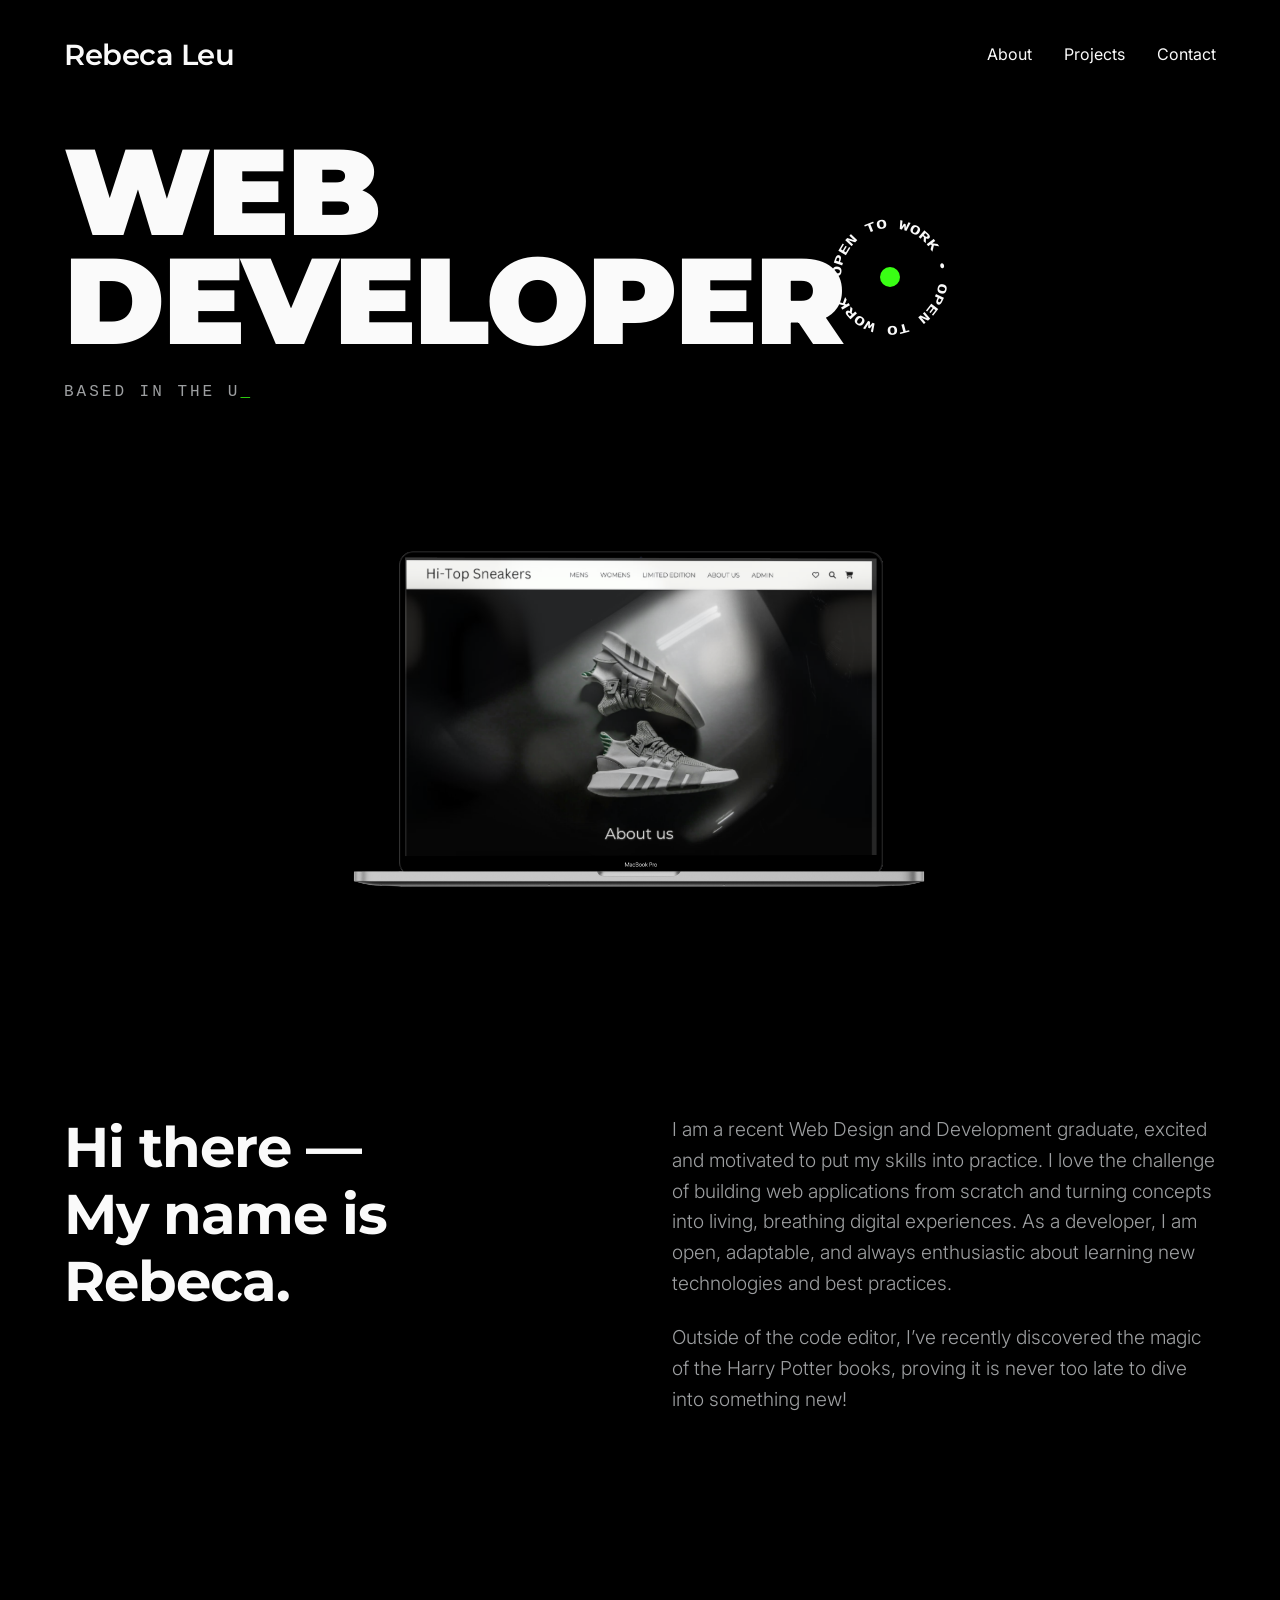
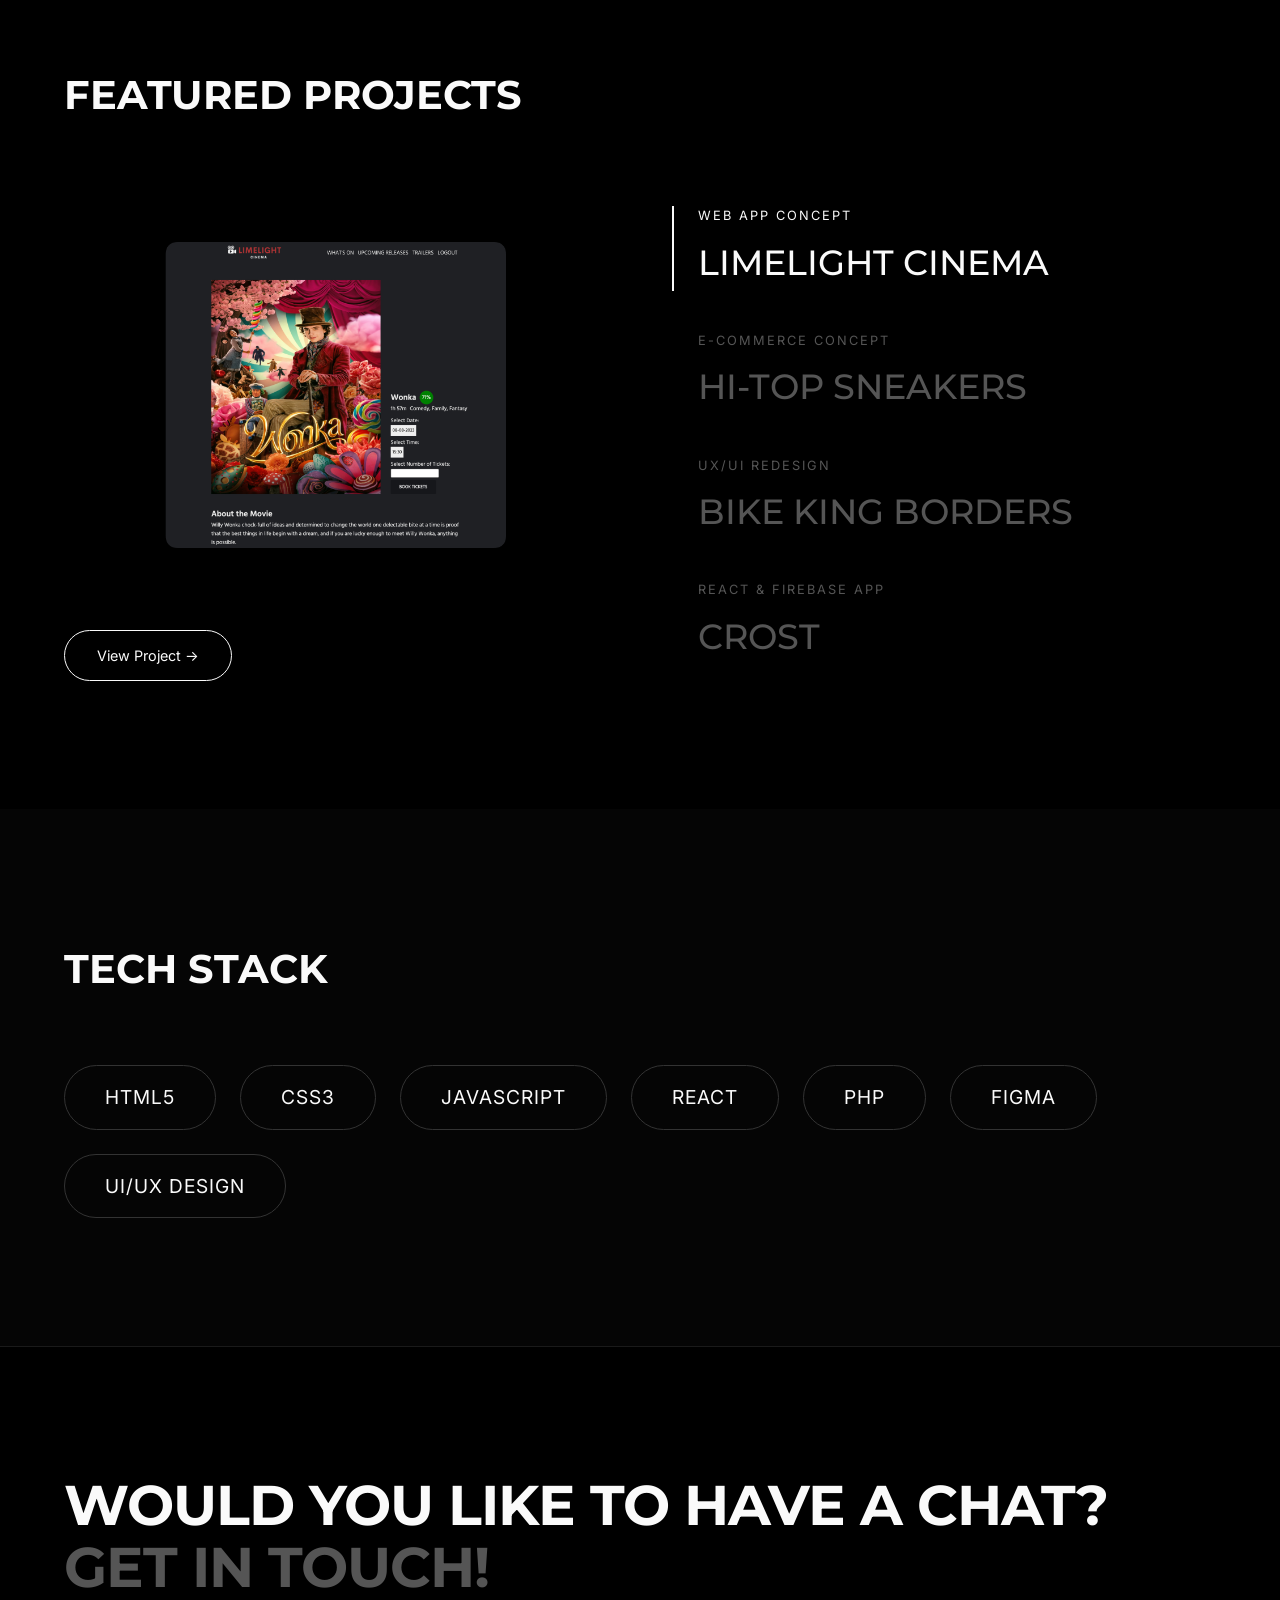
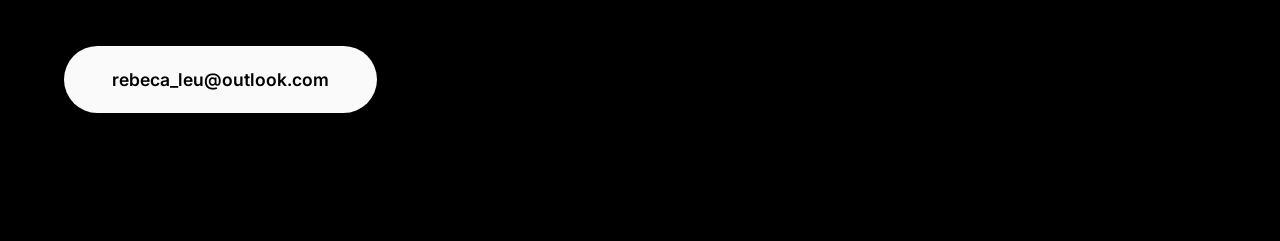
<file: index.html>
<!DOCTYPE html>
<html lang="en">
<head>
    <meta charset="UTF-8">
    <meta name="viewport" content="width=device-width, initial-scale=1.0">
    <title>Rebeca Leu | Web Developer</title>

    <link rel="preconnect" href="https://fonts.googleapis.com">
    <link rel="preconnect" href="https://fonts.gstatic.com" crossorigin>
    <link href="https://fonts.googleapis.com/css2?family=Inter:wght@300;400;600&family=Montserrat:wght@700;900&display=swap" rel="stylesheet">

    <!-- Preload Featured Project Images -->
    <link rel="preload" as="image" href="img/limelight-mockup.png">
    <link rel="preload" as="image" href="img/sneakers-mockup.png">
    <link rel="preload" as="image" href="img/bikeking-mockup2.png">
    <link rel="preload" as="image" href="img/crost-mockup.png">
    
    <link rel="stylesheet" href="style.css">
</head>
<body>
    
    <header>
        <div class="logo">Rebeca Leu</div>

        <div class="menu-toggle" id="mobile-menu">
            ☰
        </div> 

        <nav id="nav-links">
            <a href="#about">About</a>
            <a href="#projects">Projects</a>
            <a href="#contact">Contact</a>
        </nav>
    </header>

<section id="hero">
        <div class="hero-content">
            <h1>WEB<br>DEVELOPER</h1>

            <p class="typewriter-text"><span id="typewriter"></span><span class="cursor">_</span></p>
            
            <div class="badge">
                <div class="dot"></div>
                <svg viewBox="0 0 100 100" width="140" height="140">
                    <defs>
                        <path id="circlePath" d="M 50, 50 m -35, 0 a 35,35 0 1,1 70,0 a 35,35 0 1,1 -70,0" />
                    </defs>
                    <text font-size="9.5" font-family="monospace" fill="#FAFAFA" font-weight="bold">
                        <textPath href="#circlePath" textLength="220" lengthAdjust="spacingAndGlyphs">
                            OPEN TO WORK • OPEN TO WORK • 
                        </textPath>
                    </text>
                </svg>
            </div>
        </div>
    </section>

  <section id="featured-banner">
        <div class="slideshow-container">
            <img src="img/laptop-limelight.png" alt="Limelight Cinema on Laptop" class="slide active">
            <img src="img/laptop-sneakers.png" alt="Hi-Top Sneakers on Laptop" class="slide">
            <img src="img/bikeking-hero.png" alt="Bike King Redesign on Laptop" class="slide">
            <img src="img/laptop-crost.png" alt="Bike King Redesign on Laptop" class="slide">
        </div>
    </section>

<section id="about">
        <div class="about-container">
            <div class="about-heading">
                <h2>Hi there &mdash;<br>My name is Rebeca.</h2>
            </div>
            
            <div class="about-text">
                <p>I am a recent Web Design and Development graduate, excited and motivated to put my skills into practice. I love the challenge of building web applications from scratch and turning concepts into living, breathing digital experiences. As a developer, I am open, adaptable, and always enthusiastic about learning new technologies and best practices.</p>
                
                <p>Outside of the code editor, I’ve recently discovered the magic of the Harry Potter books, proving it is never too late to dive into something new!</p>
            </div>
        </div>
    </section>

<section id="projects">
        <h2 class="section-title">Featured Projects</h2>
        
        <div class="projects-container">
            
            <div class="showcase-visual">
                <div class="image-card-wrapper">
                    <img id="dynamic-project-img" src="img/limelight-mockup.png" alt="Project Preview">
                    <div class="project-action">
                        <a id="dynamic-project-link" href="limelight-project.html" class="view-btn">View Project &rarr;</a>
                    </div>
                </div>
            </div>

            <div class="project-list">
                
                <div class="list-item active" data-image="img/limelight-mockup.png" data-link="limelight-project.html">
                    <span class="item-category">Web App Concept</span>
                    <h3>Limelight Cinema</h3>
                </div>

                <div class="list-item" data-image="img/sneakers-mockup.png" data-link="sneakers-project.html">
                    <span class="item-category">E-Commerce Concept</span>
                    <h3>Hi-Top Sneakers</h3>
                </div>

                <div class="list-item" data-image="img/bikeking-mockup2.png" data-link="bikeking-project.html"> 
                    <span class="item-category">UX/UI Redesign</span>
                    <h3>Bike King Borders</h3>
                </div>

                <div class="list-item" data-image="img/crost-mockup.png" data-link="crost-project.html">
                    <span class="item-category">React & Firebase App</span>
                    <h3>crost</h3>
                </div>

            </div>
        </div>
    </section>

    <section id="skills">
        <h2 class="section-title">Tech Stack</h2>
        
        <div class="skills-container">
            <div class="skill-pill">HTML5</div>
            <div class="skill-pill">CSS3</div>
            <div class="skill-pill">JavaScript</div>
            <div class="skill-pill">React</div>
            <div class="skill-pill">PHP</div>
            <div class="skill-pill">Figma</div>
            <div class="skill-pill">UI/UX Design</div>
        </div>
    </section>

<footer id="contact">
        <div class="contact-container">
            <div class="contact-text">
                <h2>Would you like to have a chat?</h2>
                <h3>Get in touch!</h3>
            </div>
            
            <a href="mailto:hello@rebecaleu.com" class="contact-btn">rebeca_leu@outlook.com</a>
        </div>
    </footer>

    <script src="script.js"></script>
</body>
</html>
</file>
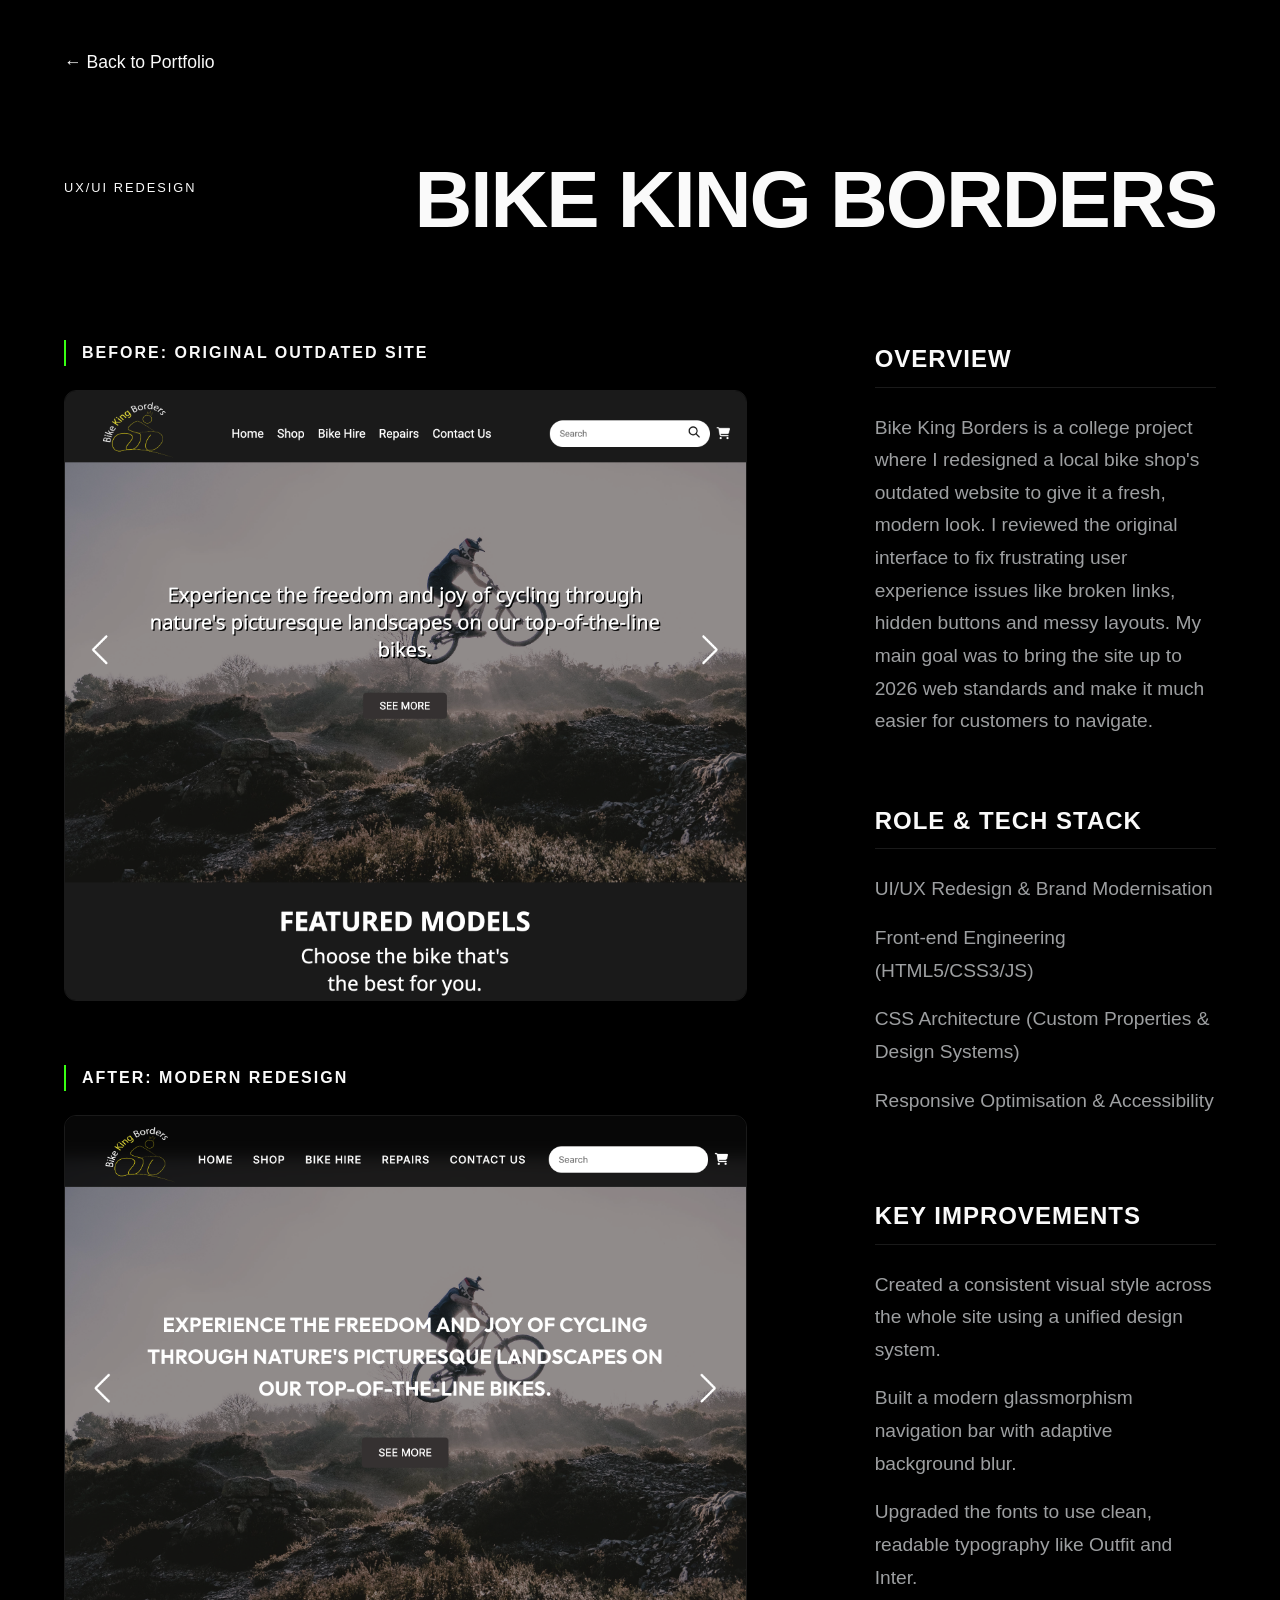
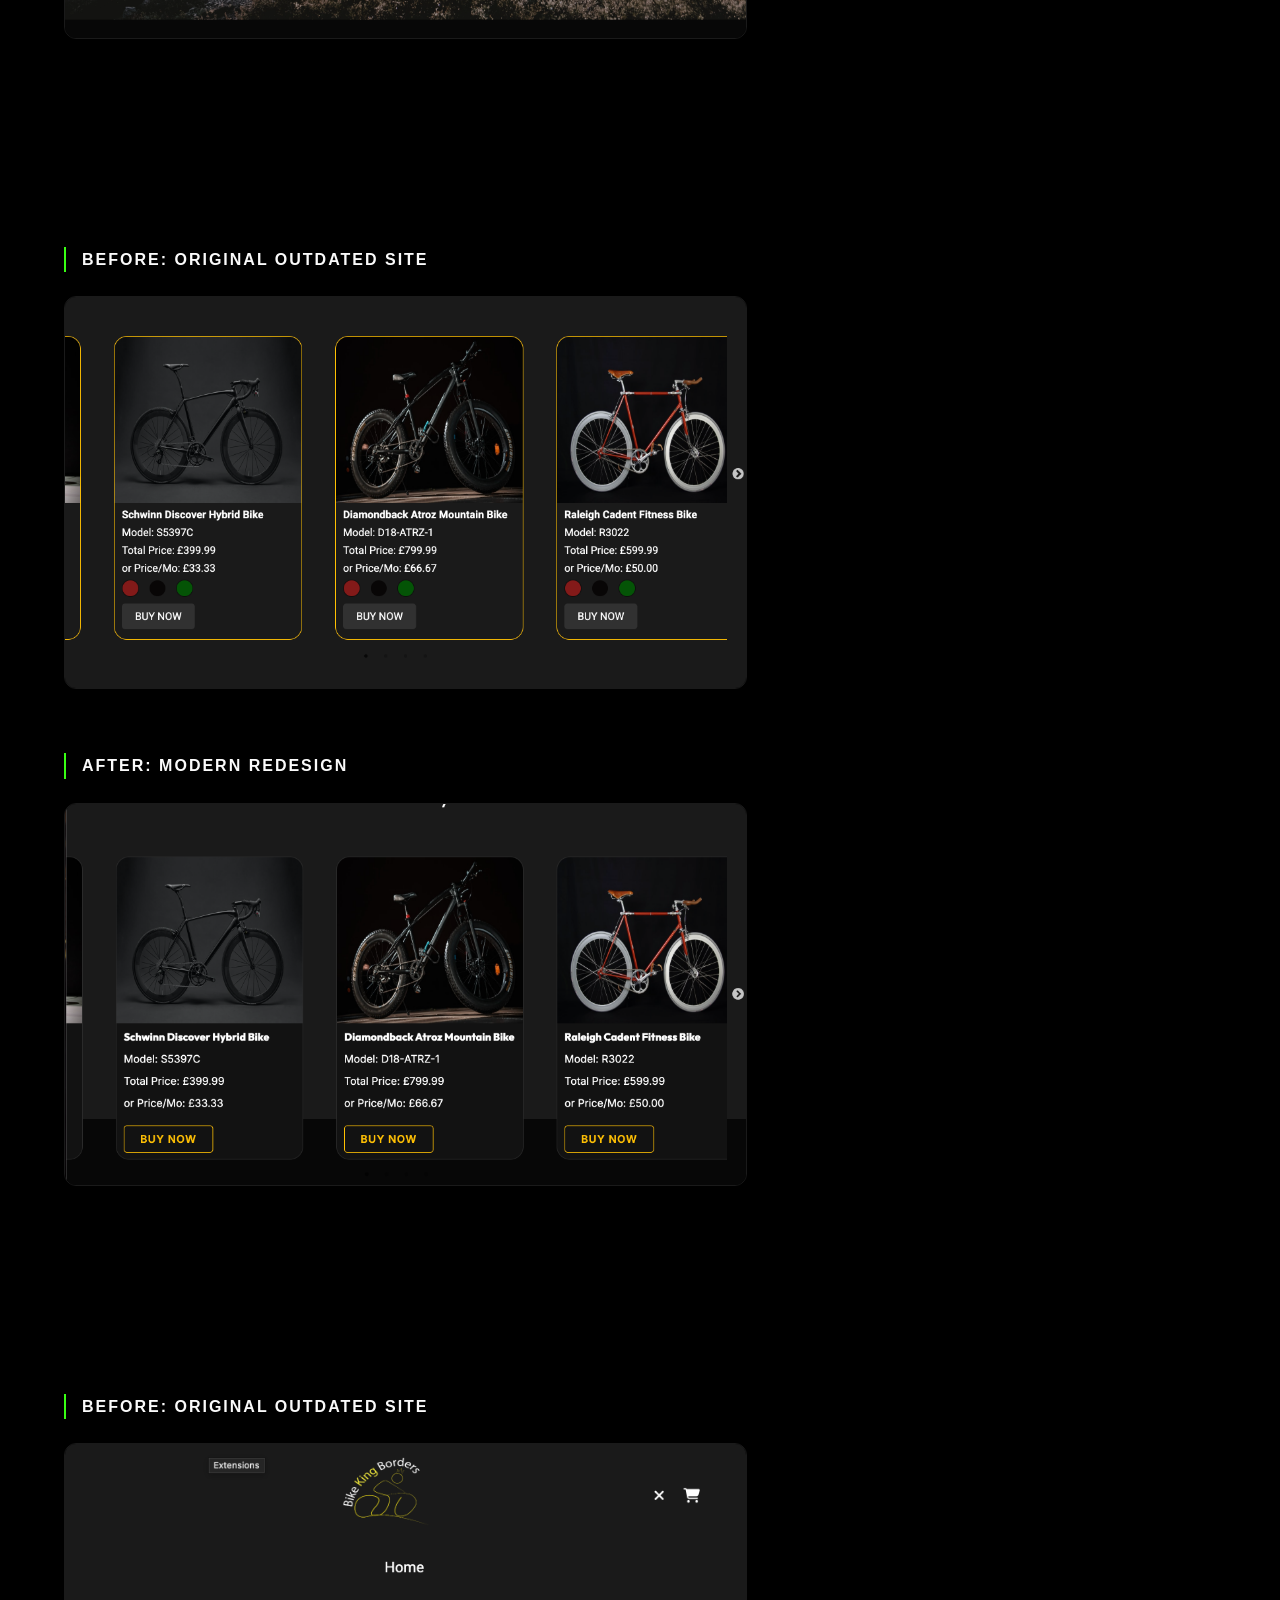
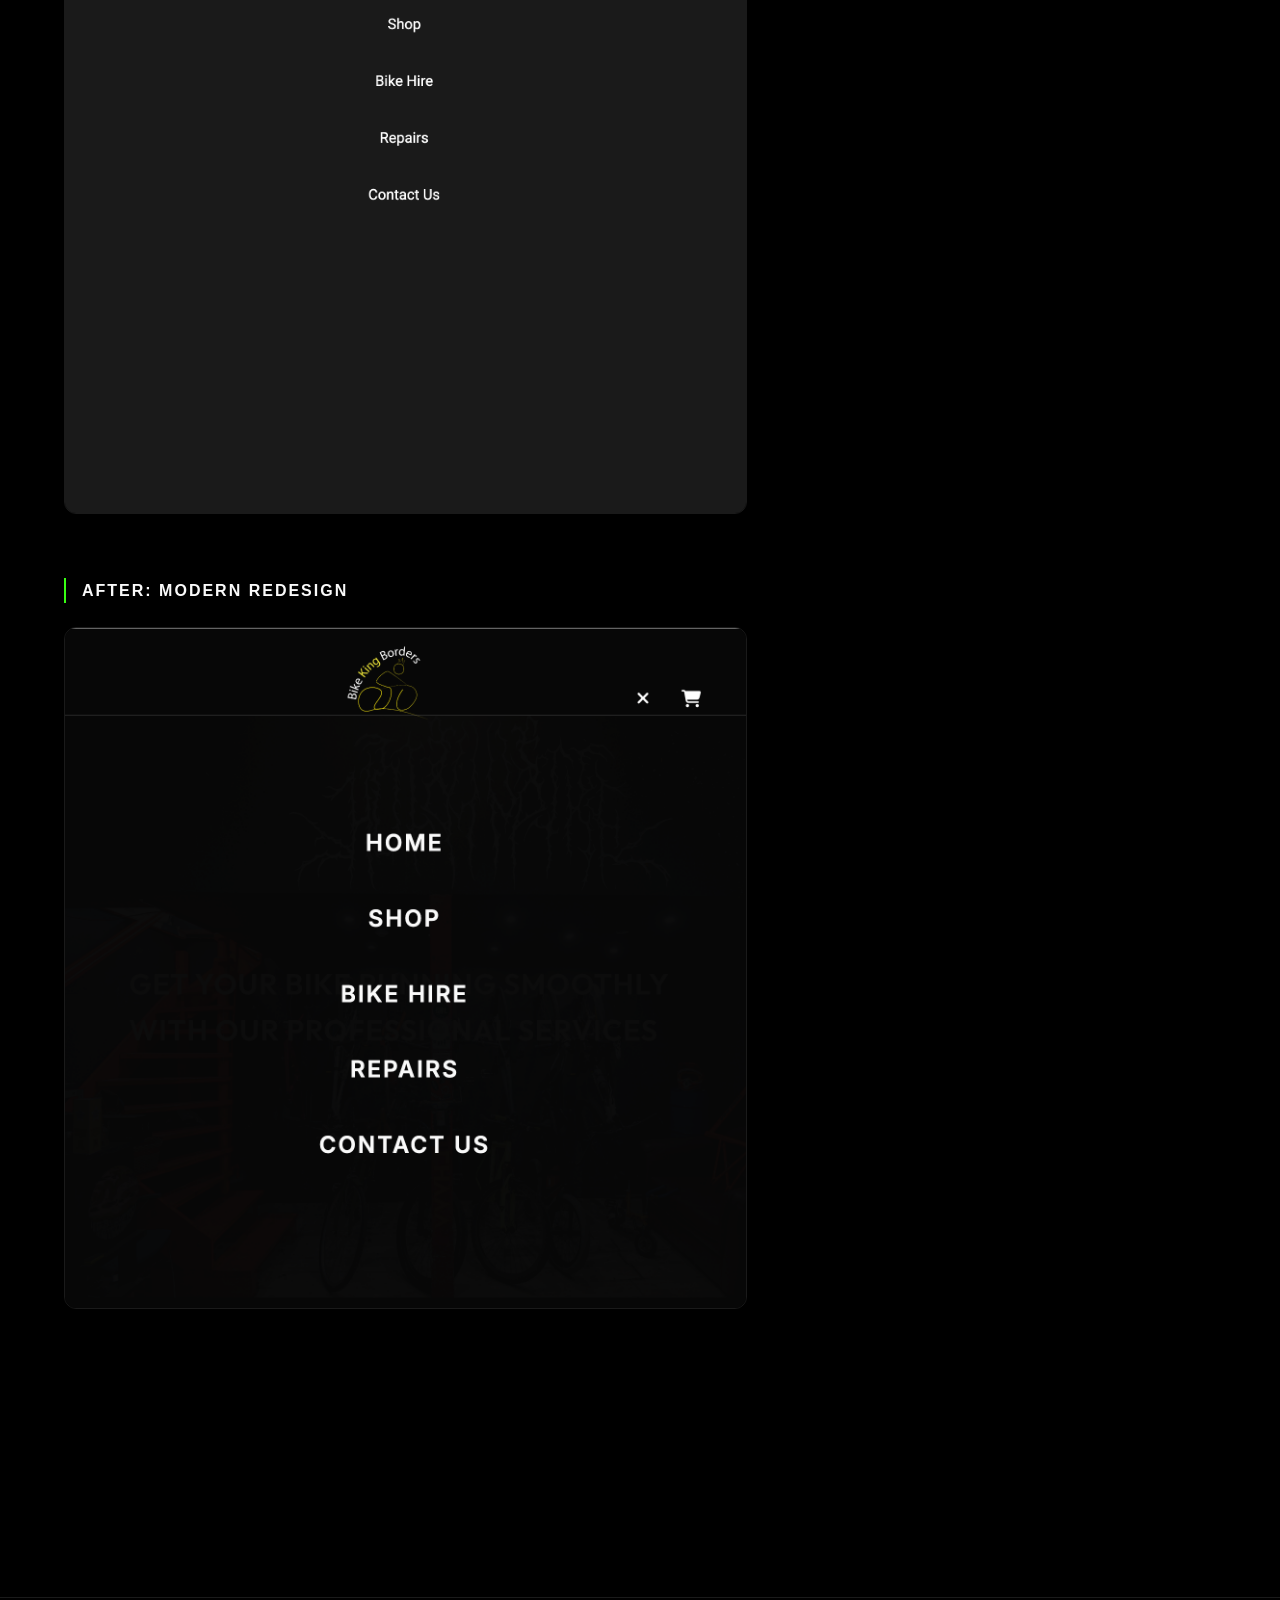
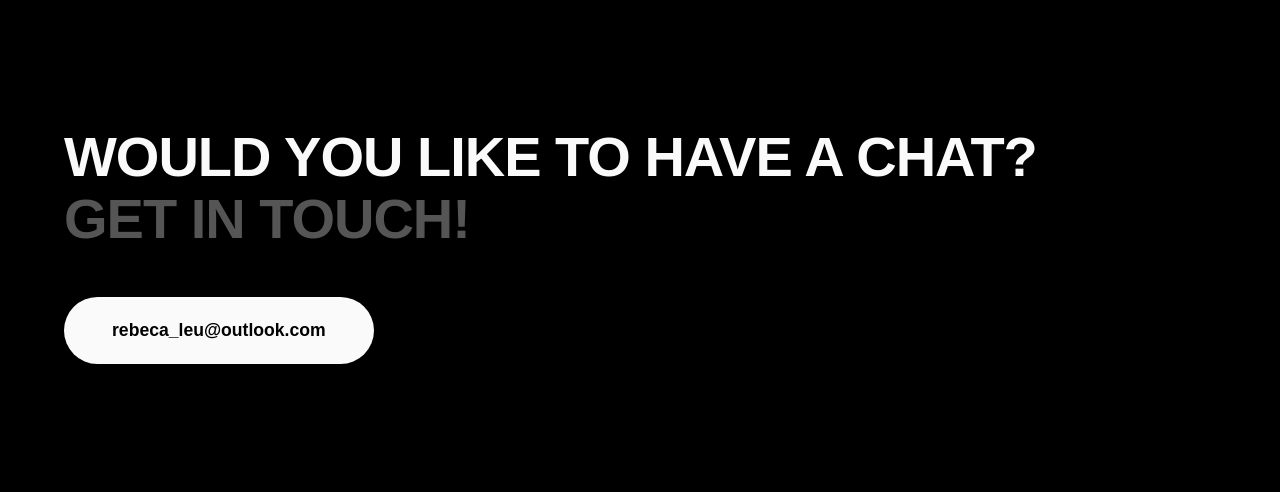
<file: bikeking-project.html>
<!DOCTYPE html>
<html lang="en">
<head>
    <meta charset="UTF-8">
    <meta name="viewport" content="width=device-width, initial-scale=1.0">
    <title>Bike King Borders Case Study - Rebeca Leu</title>
    <link rel="stylesheet" href="style.css">
</head>
<body class="case-study-page">

    <nav class="case-nav">
        <a href="index.html" class="back-link">&larr; Back to Portfolio</a>
    </nav>

    <header class="case-header">
        <span class="item-category">UX/UI Redesign</span>
        <h1 class="case-title">Bike King Borders</h1>
    </header>

    <main class="case-content-grid">
    
    <section class="case-gallery-stream">
        
        <div class="comparison-block">
            <h3>Before: Original Outdated Site</h3>
            <img src="img/hero-section-before.png" alt="Original site with heavy shadows and old nav">
            <br>
            <h3>After: Modern Redesign</h3>
            <img src="img/hero-section-after.png" alt="Modern redesign with clean typography and glassmorphism">
        </div>

        <div class="comparison-block">
            <h3>Before: Original Outdated Site</h3>
            <img src="img/product-cards-before.png" alt="Inconsistent old product cards">
            <br>
            <h3>After: Modern Redesign</h3>
            <img src="img/product-cards-after.png" alt="New unified product card system">
        </div>

        <div class="comparison-block">
            <h3>Before: Original Outdated Site</h3>
            <img src="img/mobile-menu-before.png" alt="Old mobile menu style">
            <br>
            <h3>After: Modern Redesign</h3>
            <img src="img/mobile-menu-after.png" alt="Updated bold mobile navigation">
        </div>

    </section>

    <aside class="case-info-panel">
        <div class="sticky-text-wrapper">
            
            <div class="info-block">
                <h3>Overview</h3>
                <p>Bike King Borders is a college project where I redesigned a local bike shop's outdated website to give it a fresh, modern look. I reviewed the original interface to fix frustrating user experience issues like broken links, hidden buttons and messy layouts. My main goal was to bring the site up to 2026 web standards and make it much easier for customers to navigate.</p>
            </div>

            <div class="info-block">
                <h3>Role & Tech Stack</h3>
                <ul class="clean-list">
                    <li>UI/UX Redesign & Brand Modernisation</li>
                    <li>Front-end Engineering (HTML5/CSS3/JS)</li>
                    <li>CSS Architecture (Custom Properties & Design Systems)</li>
                    <li>Responsive Optimisation & Accessibility</li>
                </ul>
            </div>

            <div class="info-block">
                <h3>Key Improvements</h3>
                <ul class="clean-list">
                    <li>Created a consistent visual style across the whole site using a unified design system.</li>
                    <li>Built a modern glassmorphism navigation bar with adaptive background blur.</li>
                    <li>Upgraded the fonts to use clean, readable typography like Outfit and Inter.</li>
                </ul>
            </div>

        </div>
    </aside>

</main>

    <footer id="contact">
        <div class="contact-container">
            <div class="contact-text">
                <h2>Would you like to have a chat?</h2>
                <h3>Get in touch!</h3>
            </div>
            <a href="mailto:rebeca_leu@outlook.com" class="contact-btn">rebeca_leu@outlook.com</a>
        </div>
    </footer>

</body>
</html>
</file>
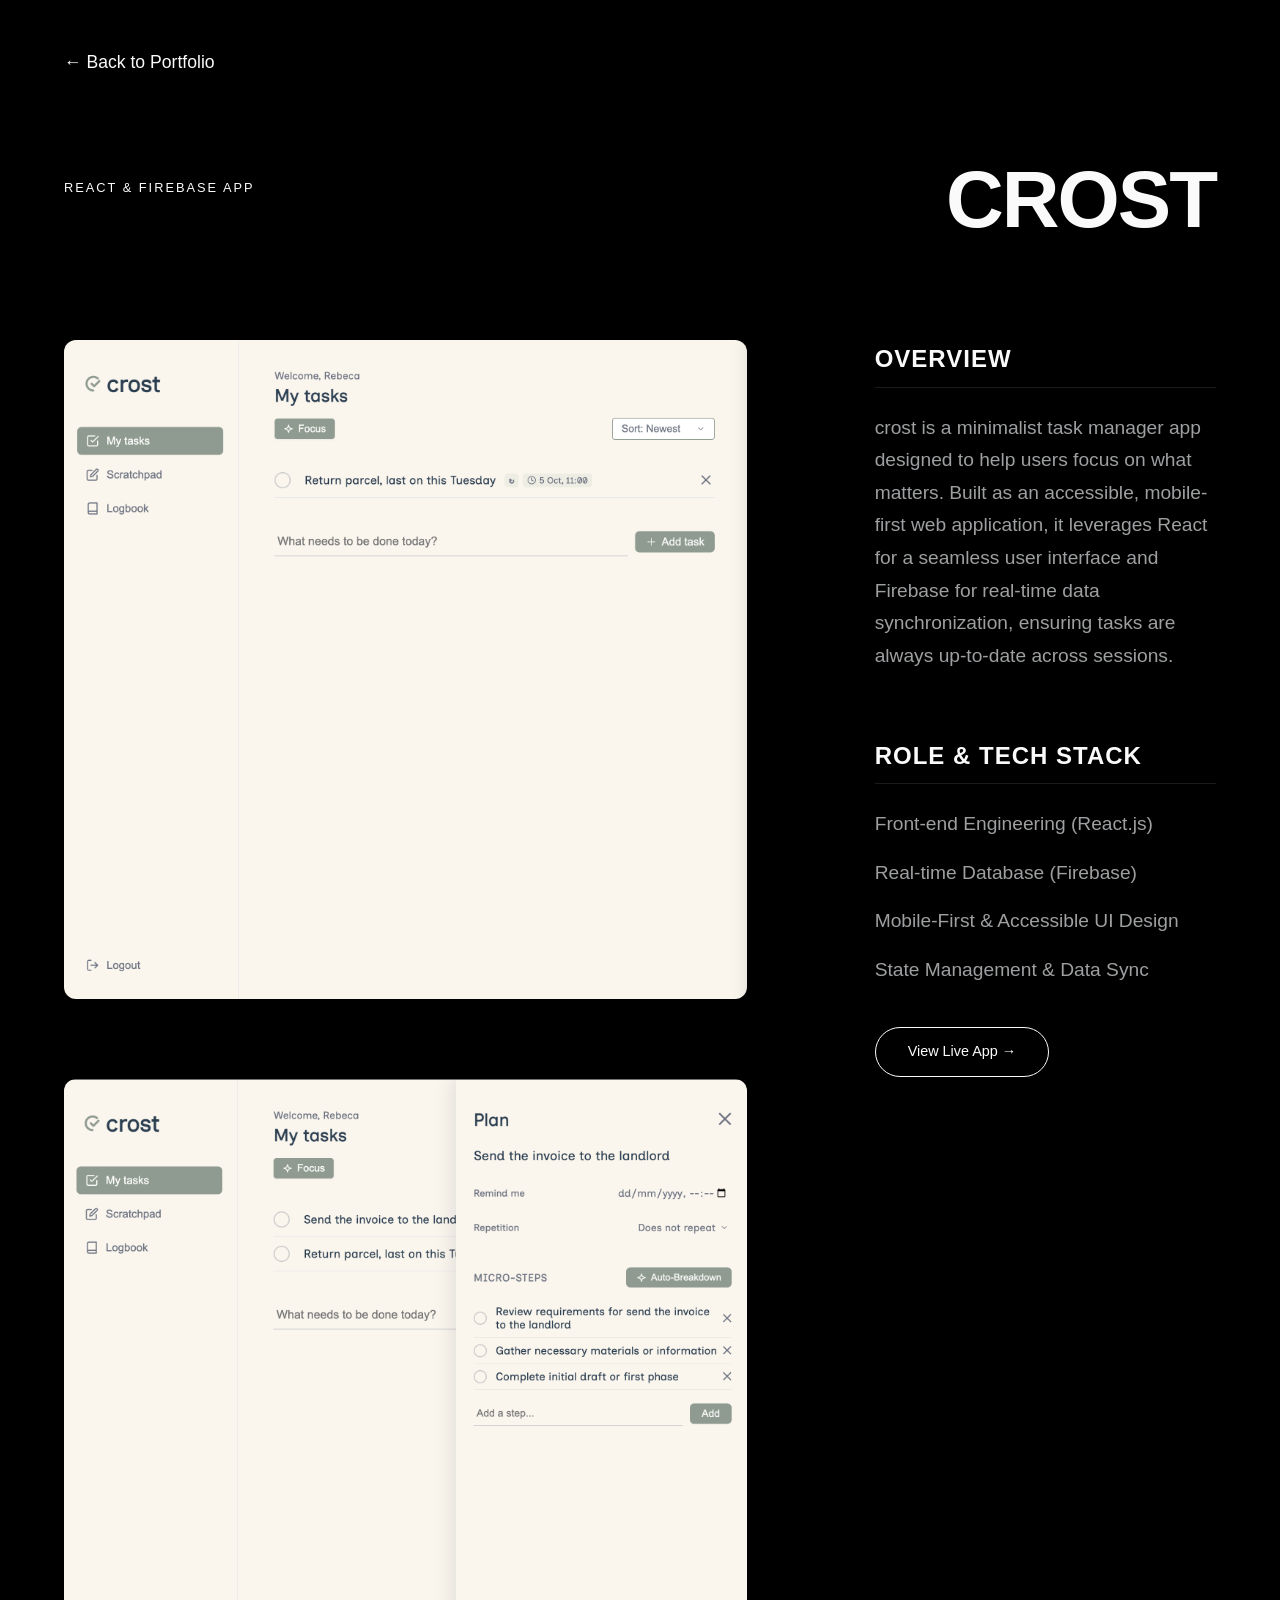
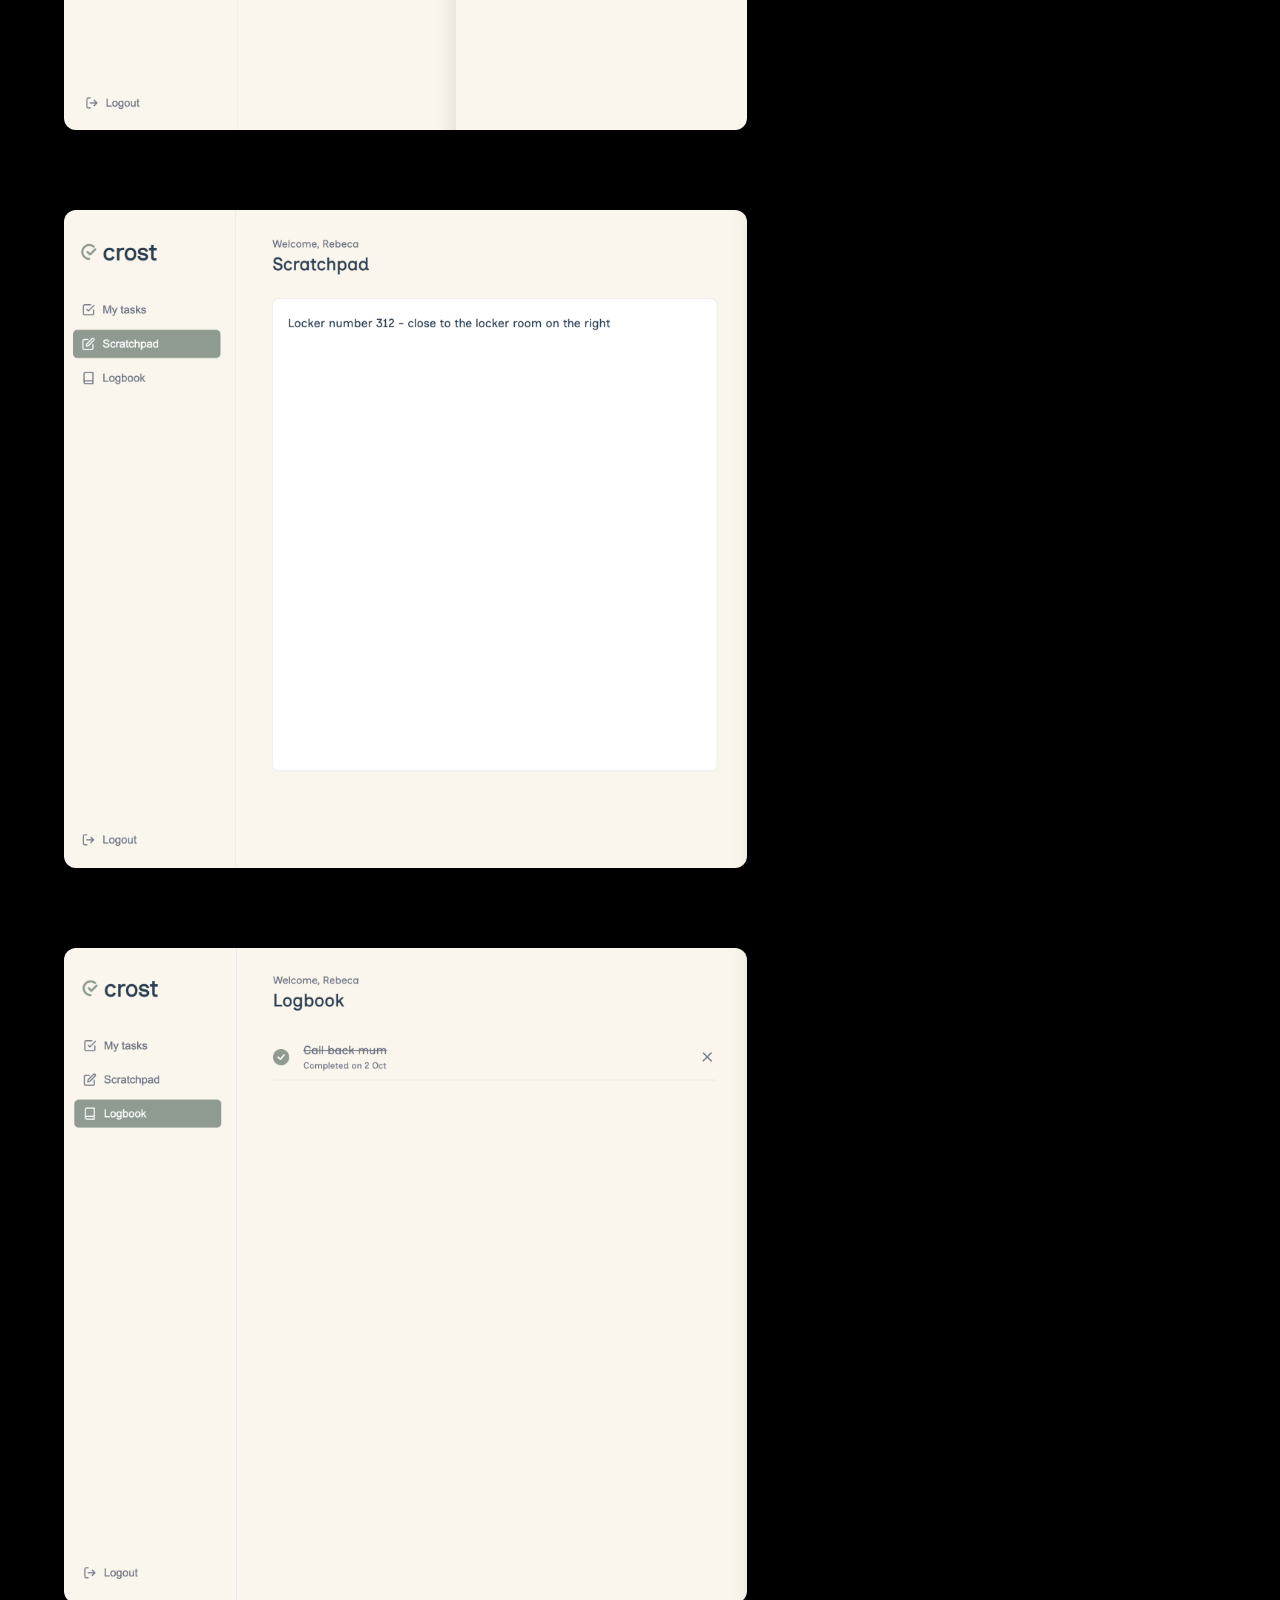
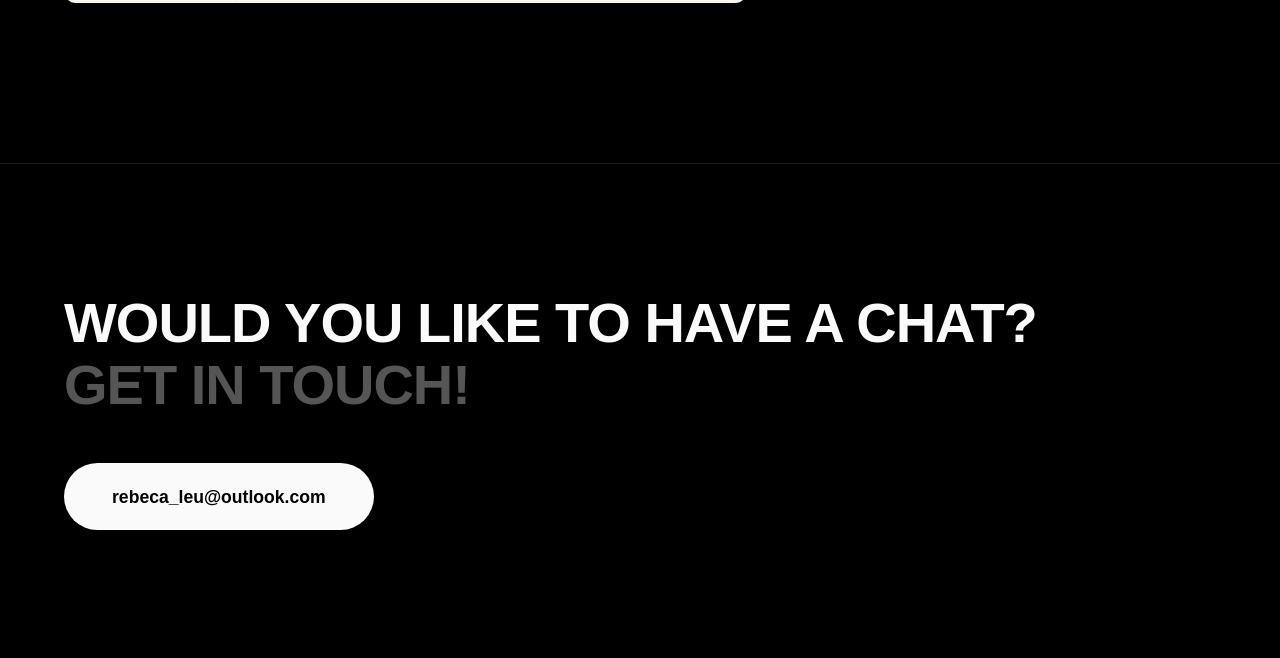
<file: crost-project.html>
<!DOCTYPE html>
<html lang="en">
<head>
    <meta charset="UTF-8">
    <meta name="viewport" content="width=device-width, initial-scale=1.0">
    <title>crost Case Study - Rebeca Leu</title>
    <link rel="stylesheet" href="style.css">
</head>
<body class="case-study-page">

    <nav class="case-nav">
        <a href="index.html" class="back-link">&larr; Back to Portfolio</a>
    </nav>

    <header class="case-header">
        <span class="item-category">React & Firebase App</span>
        <h1 class="case-title">crost</h1>
    </header>

    <main class="case-content-grid">
        
        <section class="case-gallery-stream">
            <!-- Swap these with your actual crost screenshots -->
            <img src="img/my-tasks-page.png" alt="crost Main Dashboard">
            <img src="img/micro-task-page.png" alt="sub tasks page">
            <img src="img/scratchpad-page.png" alt="scratchpad page">
            <img src="img/logbook-page.png" alt="logbook page">
        </section>

        <aside class="case-info-panel">
            <div class="sticky-text-wrapper">
                
                <div class="info-block">
                    <h3>Overview</h3>
                    <p>crost is a minimalist task manager app designed to help users focus on what matters. Built as an accessible, mobile-first web application, it leverages React for a seamless user interface and Firebase for real-time data synchronization, ensuring tasks are always up-to-date across sessions.</p>
                </div>

                <div class="info-block">
                    <h3>Role & Tech Stack</h3>
                    <ul class="clean-list">
                        <li>Front-end Engineering (React.js)</li>
                        <li>Real-time Database (Firebase)</li>
                        <li>Mobile-First & Accessible UI Design</li>
                        <li>State Management & Data Sync</li>
                    </ul>

                <div class="info-block" style="margin-top: 40px;">
                    <a href="https://crost-1fbeb.web.app/" target="_blank" class="view-btn">View Live App &rarr;</a>
                </div>
                
                </div>

            </div>
        </aside>

    </main>

    <footer id="contact">
        <div class="contact-container">
            <div class="contact-text">
                <h2>Would you like to have a chat?</h2>
                <h3>Get in touch!</h3>
            </div>
            <a href="mailto:rebeca_leu@outlook.com" class="contact-btn">rebeca_leu@outlook.com</a>
        </div>
    </footer>

</body>
</html>
</file>
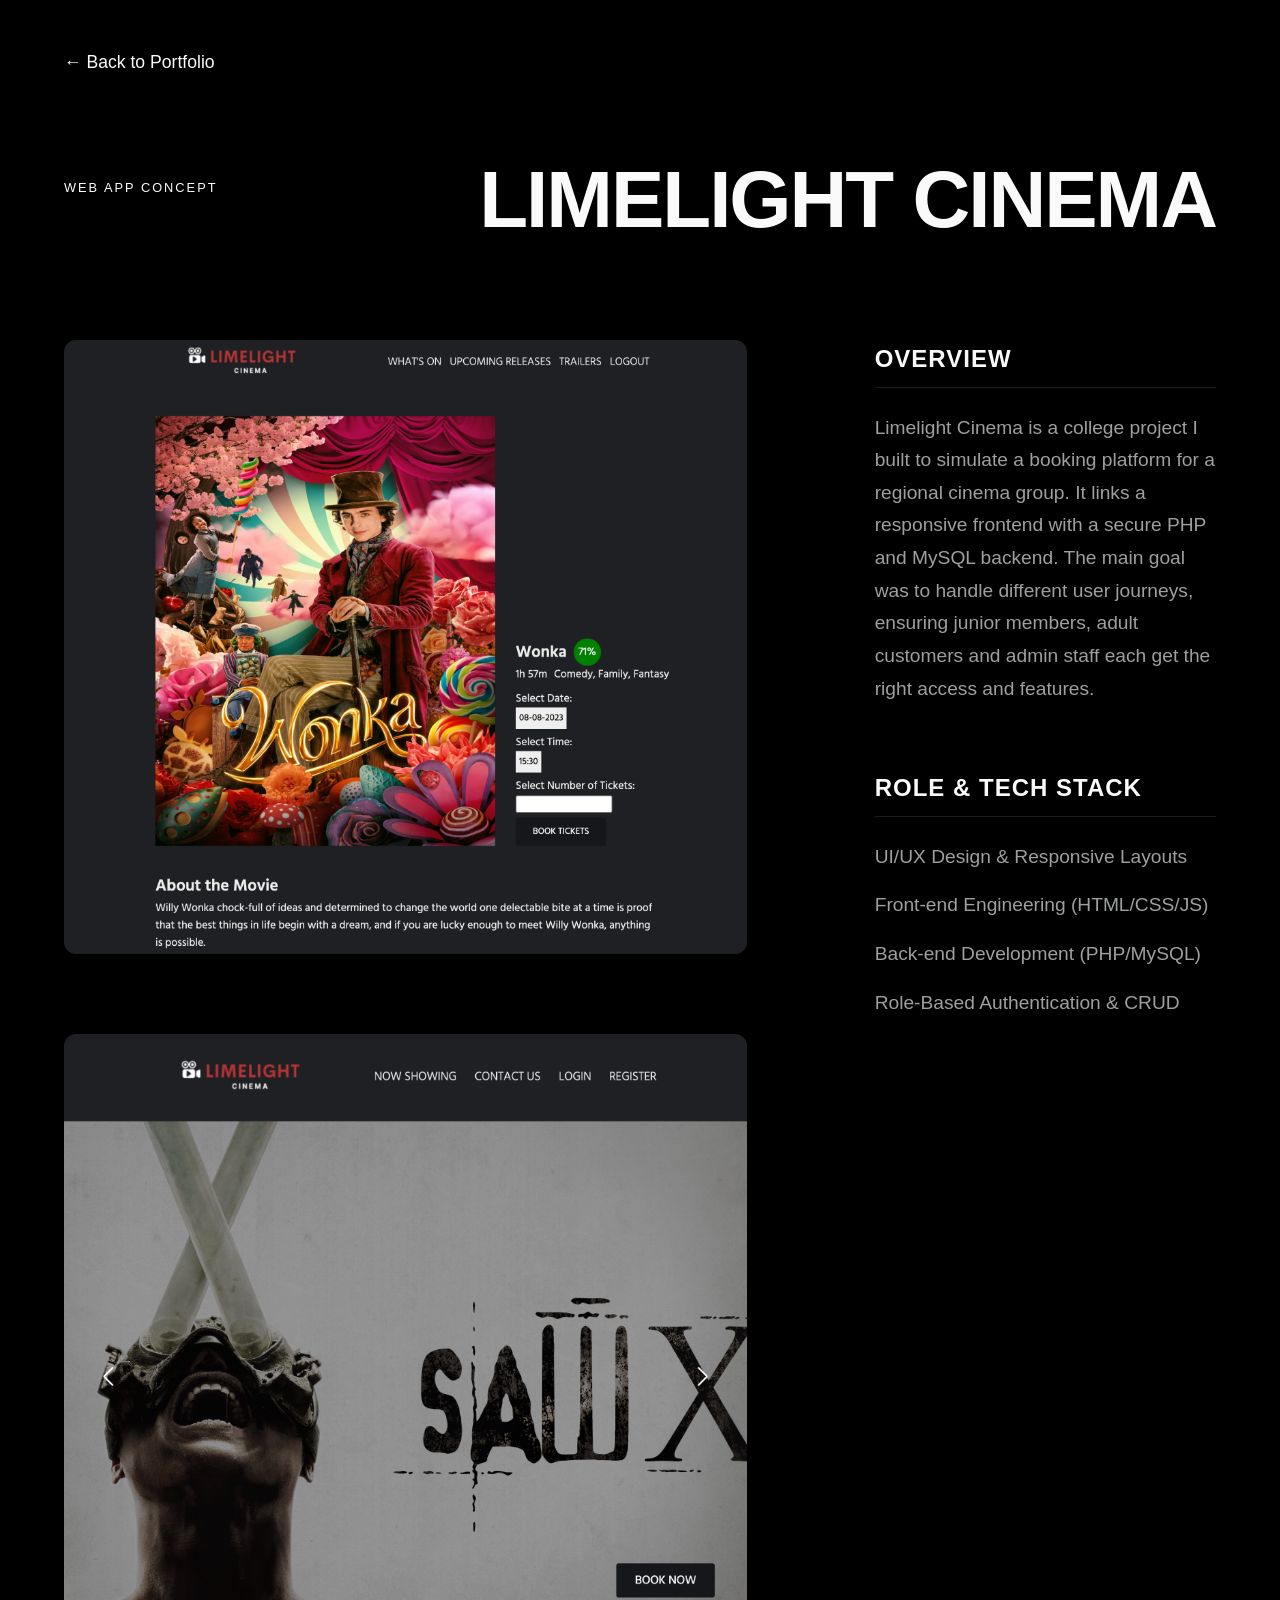
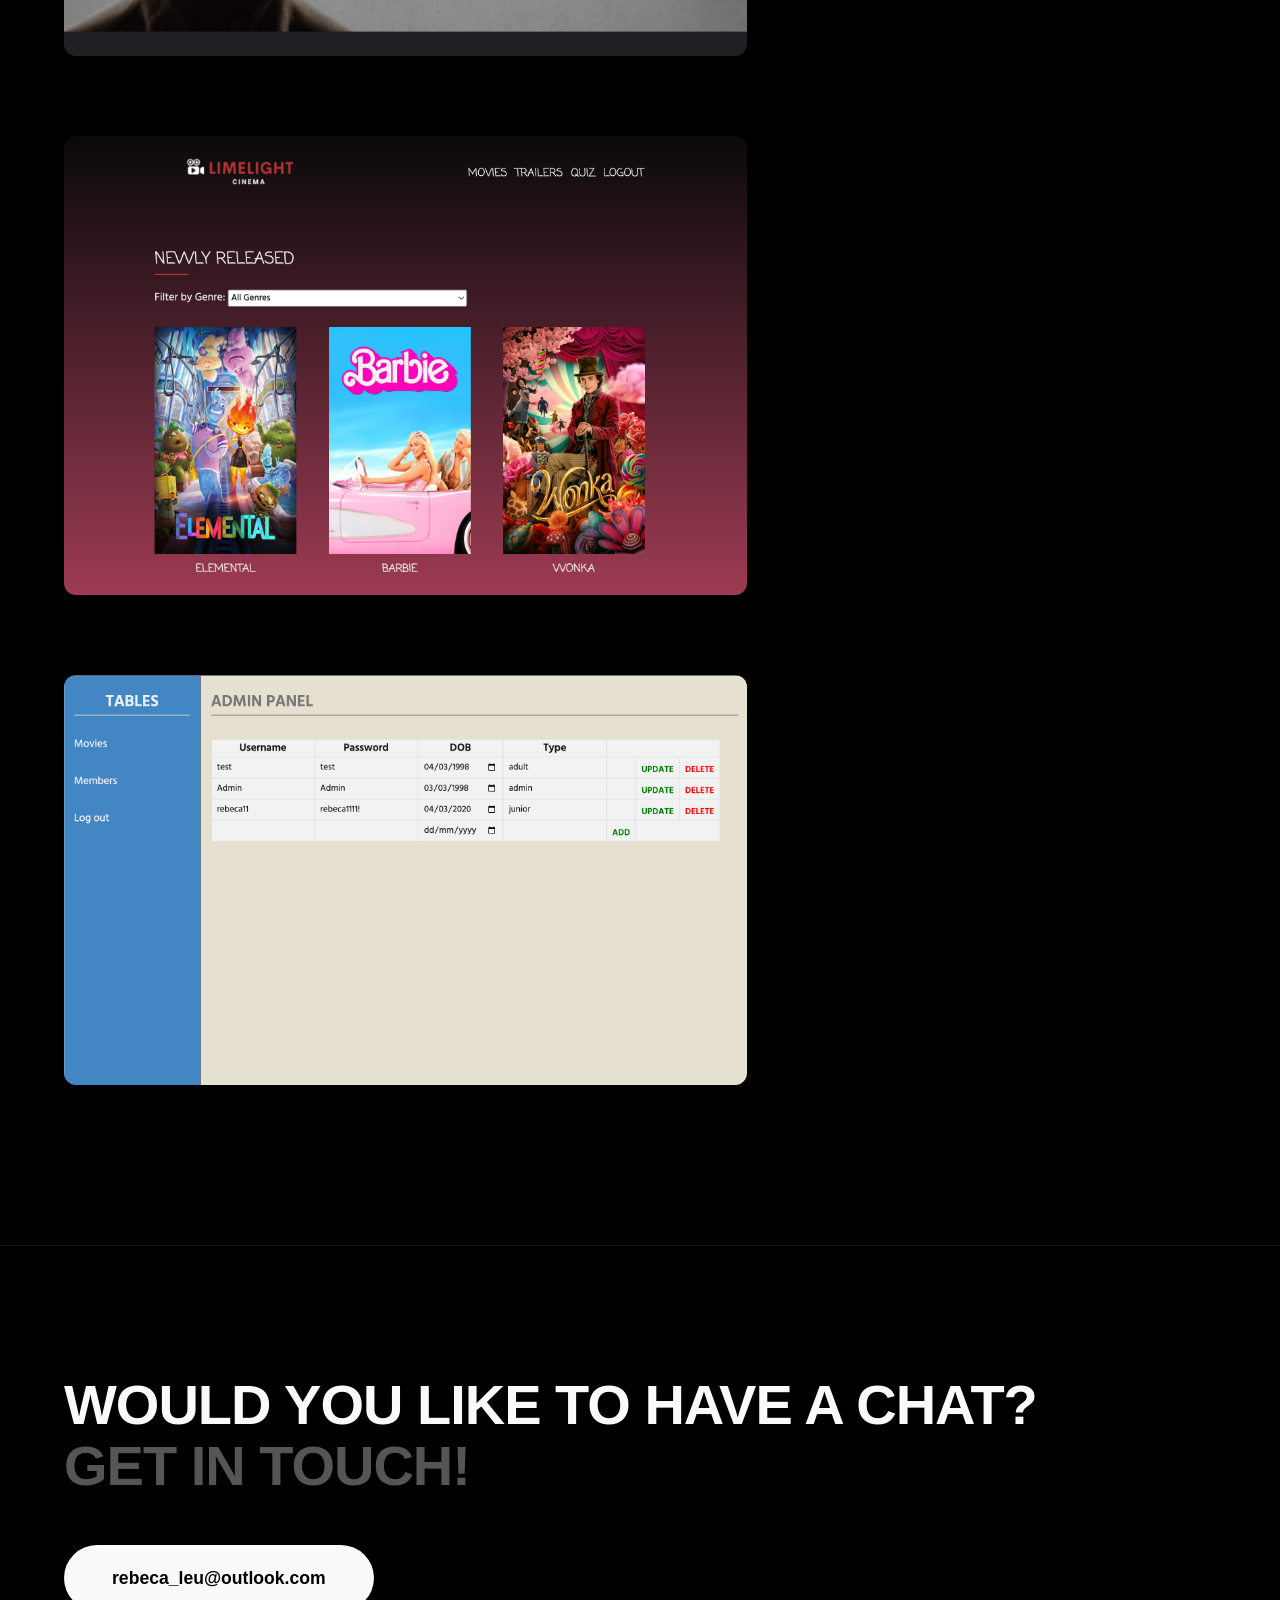
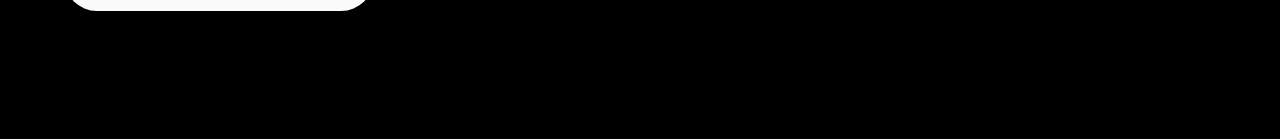
<file: limelight-project.html>
<!DOCTYPE html>
<html lang="en">
<head>
    <meta charset="UTF-8">
    <meta name="viewport" content="width=device-width, initial-scale=1.0">
    <title>Limelight Cinema Case Study - Rebeca Leu</title>
    <link rel="stylesheet" href="style.css">
</head>
<body class="case-study-page">

    <nav class="case-nav">
        <a href="index.html" class="back-link">&larr; Back to Portfolio</a>
    </nav>

    <header class="case-header">
        <span class="item-category">Web App Concept</span>
        <h1 class="case-title">Limelight Cinema</h1>
    </header>

    <main class="case-content-grid">
        
        <section class="case-gallery-stream">
            <img src="img/book_ticket.png" alt="Book Ticket">
            <img src="img/saw_banner.png" alt="Home Banner - Saw X">
            <img src="img/kids_movie.png" alt="Junior Member View">
            <img src="img/limelight_panel.png" alt="PHP Admin Panel">
        </section>

        <aside class="case-info-panel">
            <div class="sticky-text-wrapper">
                
                <div class="info-block">
                    <h3>Overview</h3>
                    <p>Limelight Cinema is a college project I built to simulate a booking platform for a regional cinema group. It links a responsive frontend with a secure PHP and MySQL backend. The main goal was to handle different user journeys, ensuring junior members, adult customers and admin staff each get the right access and features.</p>
                </div>

                <div class="info-block">
                    <h3>Role & Tech Stack</h3>
                    <ul class="clean-list">
                        <li>UI/UX Design & Responsive Layouts</li>
                        <li>Front-end Engineering (HTML/CSS/JS)</li>
                        <li>Back-end Development (PHP/MySQL)</li>
                        <li>Role-Based Authentication & CRUD</li>
                    </ul>
                </div>

            </div>
        </aside>

    </main>

    <footer id="contact">
        <div class="contact-container">
            <div class="contact-text">
                <h2>Would you like to have a chat?</h2>
                <h3>Get in touch!</h3>
            </div>
            <a href="mailto:rebeca_leu@outlook.com" class="contact-btn">rebeca_leu@outlook.com</a>
        </div>
    </footer>

</body>
</html>
</file>
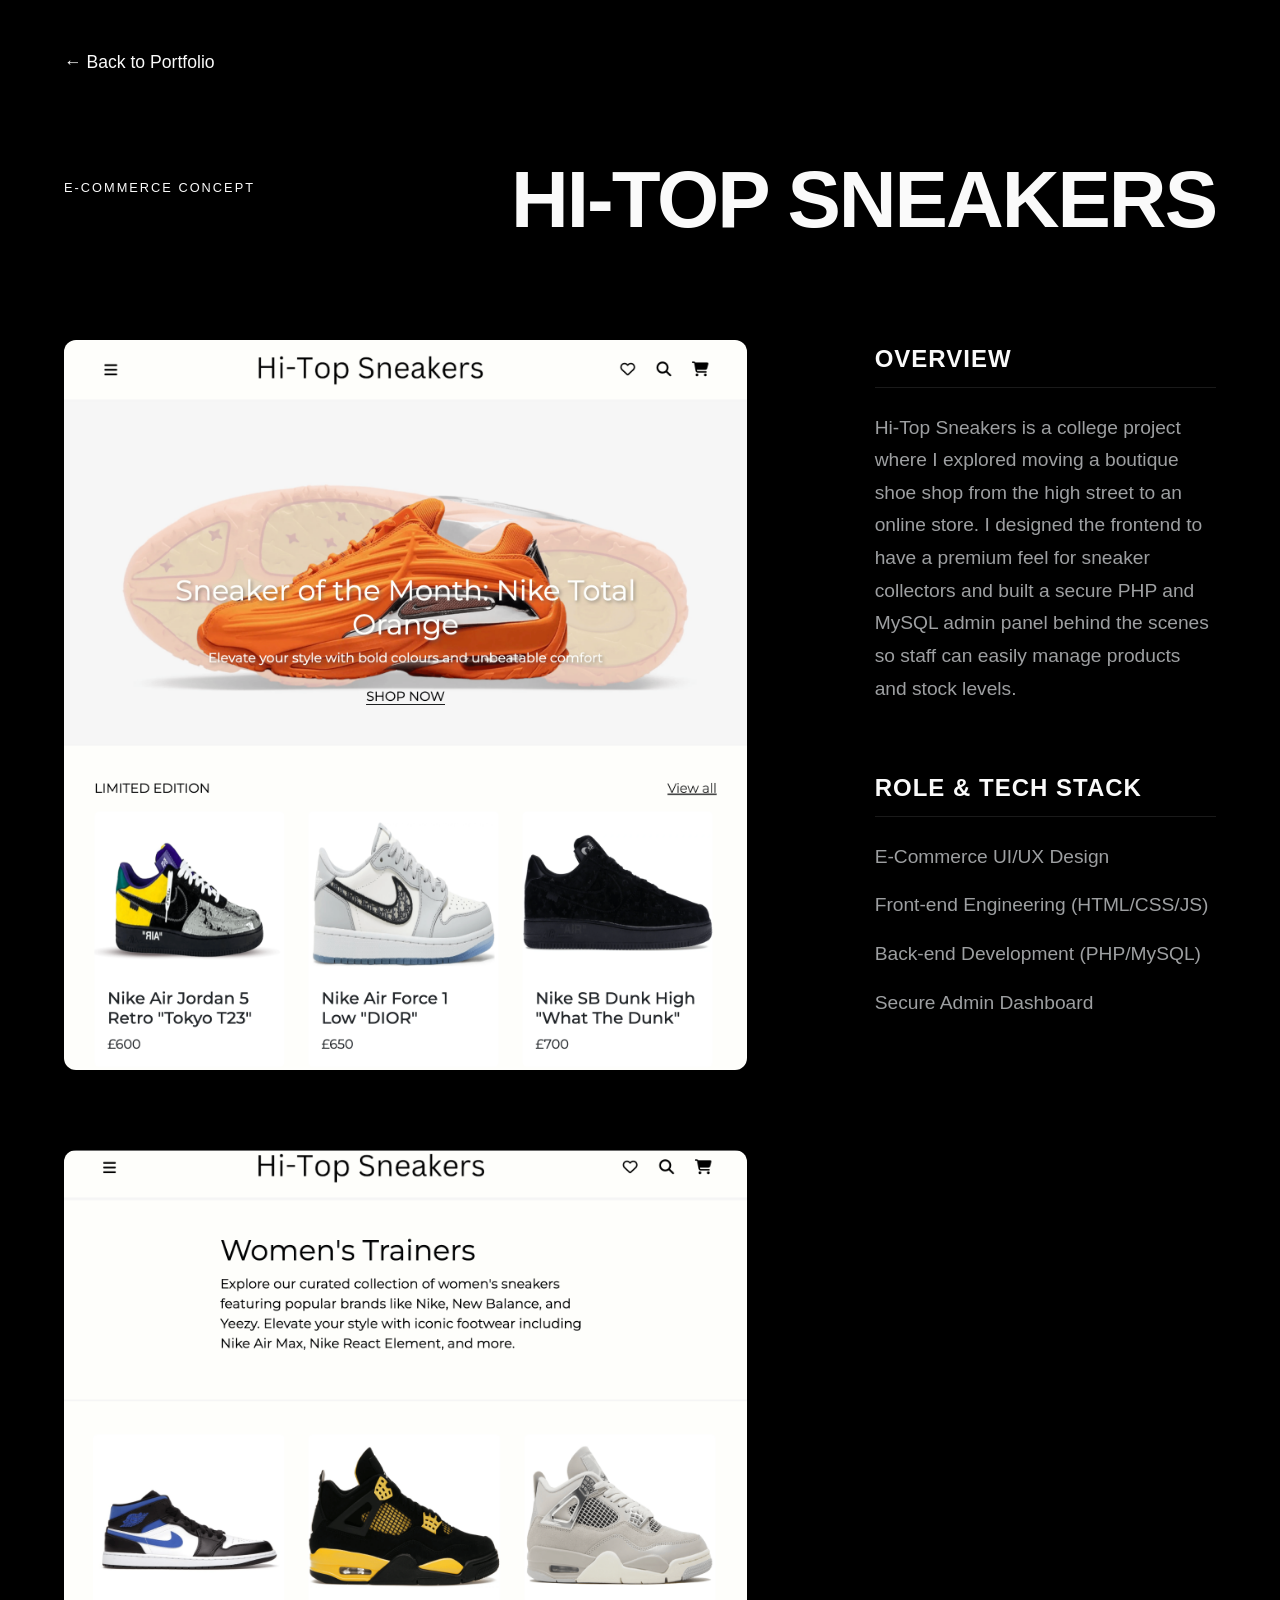
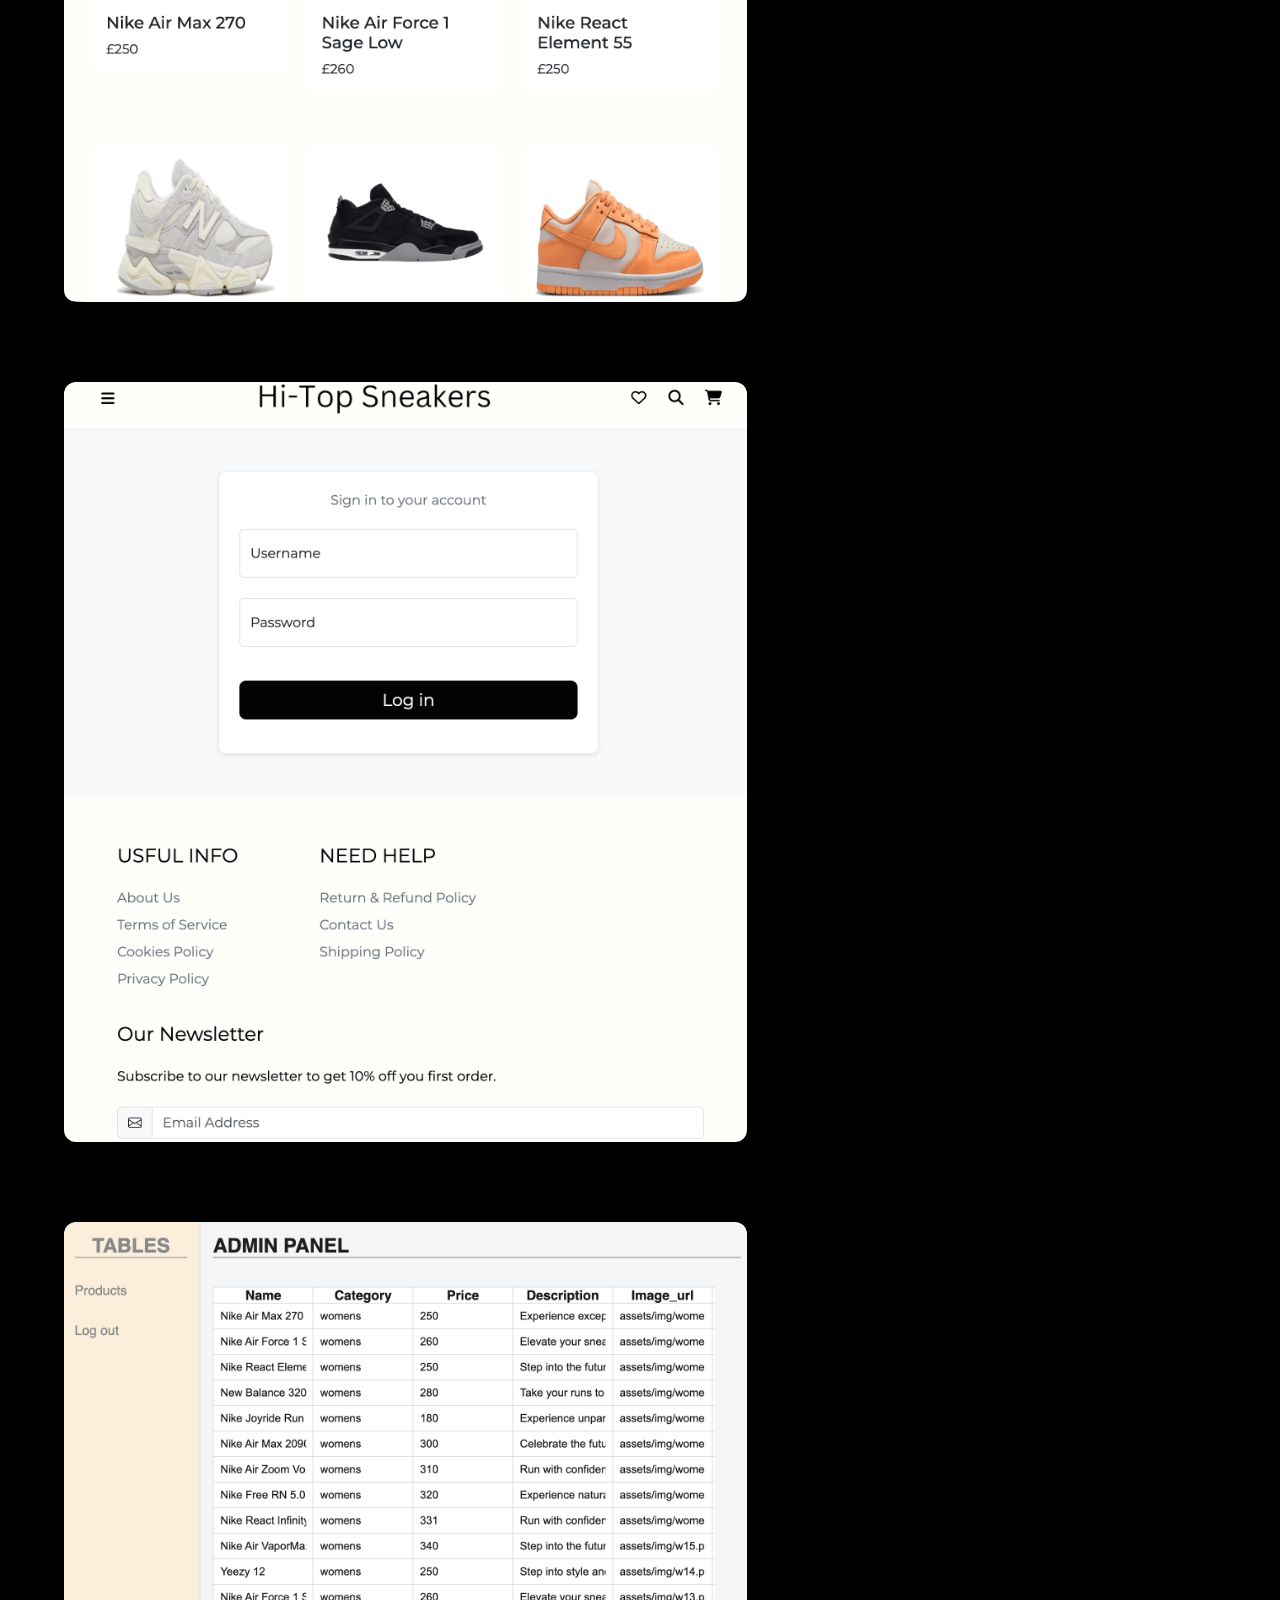
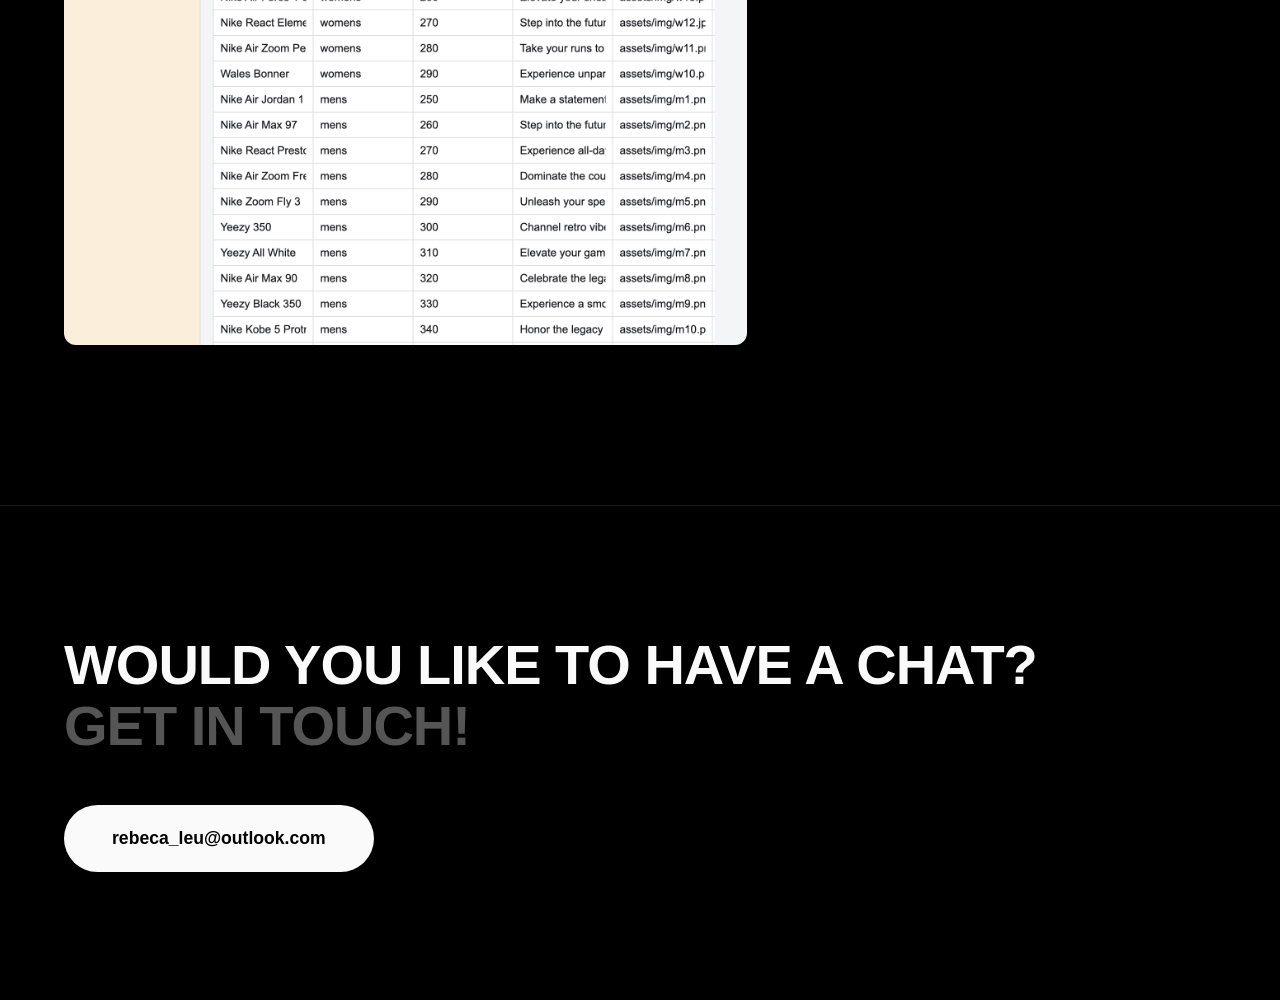
<file: sneakers-project.html>
<!DOCTYPE html>
<html lang="en">
<head>
    <meta charset="UTF-8">
    <meta name="viewport" content="width=device-width, initial-scale=1.0">
    <title>Hi-Top Sneakers Case Study - Rebeca Leu</title>
    <link rel="stylesheet" href="style.css">
</head>
<body class="case-study-page">

    <nav class="case-nav">
        <a href="index.html" class="back-link">&larr; Back to Portfolio</a>
    </nav>

    <header class="case-header">
        <span class="item-category">E-Commerce Concept</span>
        <h1 class="case-title">Hi-Top Sneakers</h1>
    </header>

    <main class="case-content-grid">
        
        <section class="case-gallery-stream">
            <img src="img/sneakers_product.png" alt="Exclusive Product View">
            <img src="img/sneakers_storefront.png" alt="Hi-Top Sneakers Product Listing">
            <img src="img/sneakers_account.png" alt="User Account and Login">
            <img src="img/sneakers_admin.png" alt="Secure PHP Admin Panel">
        </section>

        <aside class="case-info-panel">
            <div class="sticky-text-wrapper">
                
                <div class="info-block">
                    <h3>Overview</h3>
                    <p>Hi-Top Sneakers is a college project where I explored moving a boutique shoe shop from the high street to an online store. I designed the frontend to have a premium feel for sneaker collectors and built a secure PHP and MySQL admin panel behind the scenes so staff can easily manage products and stock levels.</p>
                </div>

                <div class="info-block">
                    <h3>Role & Tech Stack</h3>
                    <ul class="clean-list">
                        <li>E-Commerce UI/UX Design</li>
                        <li>Front-end Engineering (HTML/CSS/JS)</li>
                        <li>Back-end Development (PHP/MySQL)</li>
                        <li>Secure Admin Dashboard</li>
                    </ul>
                </div>

            </div>
        </aside>

    </main>

    <footer id="contact">
        <div class="contact-container">
            <div class="contact-text">
                <h2>Would you like to have a chat?</h2>
                <h3>Get in touch!</h3>
            </div>
            <a href="mailto:rebeca_leu@outlook.com" class="contact-btn">rebeca_leu@outlook.com</a>
        </div>
    </footer>

</body>
</html>
</file>
<file: style.css>
/* Reset and Base Styles */
* {
    margin: 0;
    padding: 0;
    box-sizing: border-box;
}

/* Typography and Body */
body {
    background-color: #000000;
    color: #FAFAFA;
    font-family: 'Inter', sans-serif;
    line-height: 1.6;
}

h1, h2, h3 {
    font-family: 'Montserrat', sans-serif;
    text-transform: uppercase; 
}

h1 {
    font-size: 5rem; 
    font-weight: 900;
}

p {
    color: #9D9FA1; 
    font-weight: 300;
}

a {
    color: #FAFAFA;
    text-decoration: none;
}

/* Header Section */
header {
    display: flex;
    justify-content: space-between;
    align-items: center;
    padding: 2rem 5%;
}

nav {
    display: flex;
    gap: 2rem;
}

.logo {
    font-family: 'Montserrat', sans-serif;
    font-size: 1.8rem;
    font-weight: 600;
    letter-spacing: -0.5px;
}

nav a {
    transition: color 0.3s ease;
    font-size: 1rem;
}

nav a:hover {
    color: #9D9FA1;
}

.menu-toggle {
    display: none;
    font-size: 1.8rem;
    cursor: pointer;
    user-select: none;
}

/* Hero Section */
#hero {
    display: flex;
    padding: 3vh 5%;
    position: relative; 
}

#hero h1 {
    font-size: 9.5vw; 
    line-height: 0.9; 
    letter-spacing: -2px;
}

/* Typewriter Effect */
.typewriter-text {
    font-family: 'Courier New', Courier, monospace; 
    font-size: 1rem; 
    color: #9D9FA1; 
    margin-top: 1.5rem; 
    letter-spacing: 3px;
    text-transform: uppercase;
}

.cursor {
    display: inline-block;
    color: #39FF14; 
    font-weight: bold;
    animation: blink 1s step-end infinite;
}

@keyframes blink {
    0%, 100% { opacity: 1; }
    50% { opacity: 0; }
}

/* Spinning Badge */
.badge {
    position: absolute;
    right: 25%;
    top: 30%;
    display: flex;
    justify-content: center;
    align-items: center;
}

.dot {
    width: 20px;
    height: 20px;
    background-color: #39FF14;
    border-radius: 50%;
    position: absolute; 
}

.badge svg {
    animation: spin 10s linear infinite; 
}

@keyframes spin {
    0% { transform: rotate(0deg); }
    100% { transform: rotate(360deg); }
}

/* Featured Slideshow Banner */
#featured-banner {
    width: 100%;
    padding: 0rem 1rem 2rem 1rem;
    display: flex;
    justify-content: center;
    align-items: center;
}

.slideshow-container {
    display: grid; 
    width: 100%;
    max-width: 800px;
}

.slide {
    grid-area: 1 / 1; 
    width: 100%;
    height: auto;
    opacity: 0; 
    transition: opacity 1s ease-in-out; 
}

.slide.active {
    opacity: 1; 
    z-index: 2; 
}

/* About Section */
#about {
    padding: 6rem 5%; 
    background-color: #000000;
}

.about-container {
    display: grid;
    grid-template-columns: 1fr 1fr;
    gap: 4rem; 
    align-items: start; 
}

.about-heading h2 {
    font-size: 3.5rem; 
    line-height: 1.2;
    letter-spacing: -1px;
    text-transform: none; 
}

.about-text p {
    font-size: 1.2rem;
    color: #9D9FA1; 
    margin-bottom: 1.5rem; 
    line-height: 1.6;
}

/* Projects Section */
#projects {
    padding: 8rem 5%;
    background-color: #000000;
}

.section-title {
    font-size: 2.5rem;
    margin-bottom: 4rem;
    color: #FAFAFA;
}

.projects-container {
    display: grid;
    grid-template-columns: 1fr 1fr; 
    gap: 4rem;
    align-items: center; 
}

/* Showcase Visual */
.showcase-visual {
    display: flex;
    justify-content: flex-start;
    width: 100%;
}

.image-card-wrapper {
    width: 100%; 
    background-color: transparent; 
    padding: 0;
    border: none; 
}

.image-card-wrapper img {
    width: 100%; 
    height: auto;
    border-radius: 12px;
    transition: opacity 0.3s ease-in-out;
}

.project-action {
    margin-top: 1.5rem;
}

.view-btn {
    display: inline-block;
    padding: 0.8rem 2rem;
    border: 1px solid #FAFAFA;
    color: #FAFAFA;
    border-radius: 30px;
    text-decoration: none;
    font-size: 0.9rem;
    transition: all 0.3s ease;
    white-space: nowrap; 
}

.view-btn:hover {
    background-color: #FAFAFA;
    color: #000000;
}

/* Project List */
.project-list {
    display: flex;
    flex-direction: column;
    gap: 2.5rem; 
}

.list-item {
    cursor: pointer;
    color: #555; 
    border-left: 2px solid transparent; 
    padding-left: 1.5rem; 
    transition: all 0.3s ease;
}

.item-category {
    font-size: 0.8rem;
    text-transform: uppercase;
    letter-spacing: 2px;
    display: block;
    margin-bottom: 0.5rem;
}

.list-item h3 {
    font-size: 2.2rem;
    margin: 0;
    font-weight: 500;
}

.list-item.active {
    color: #FAFAFA;
    border-left: 2px solid #FAFAFA; 
}

/* Skills Section */
#skills {
    padding: 8rem 5%;
    background-color: #050505; 
}

.skills-container {
    display: flex;
    flex-wrap: wrap; 
    gap: 1.5rem;
}

.skill-pill {
    padding: 1rem 2.5rem;
    border: 1px solid #333; 
    border-radius: 50px; 
    color: #FAFAFA;
    font-size: 1.2rem;
    text-transform: uppercase;
    letter-spacing: 1px;
    transition: all 0.3s ease;
    cursor: default;
}

.skill-pill:hover {
    border-color: #FAFAFA;
    background-color: #FAFAFA;
    color: #000000;
    transform: translateY(-5px); 
}

/* Comparison Blocks (Before & After) */
.comparison-block {
    margin-bottom: 8rem; /* Large gap to separate different comparison sets */
}

.comparison-block h3 {
    font-family: 'Montserrat', sans-serif;
    font-size: 1rem;
    color: #FAFAFA; /* Matches your white text */
    margin-bottom: 1.5rem;
    letter-spacing: 2px;
    border-left: 2px solid #39FF14; /* Uses your neon green from the hero as an accent */
    padding-left: 1rem;
}

.comparison-block img {
    width: 100%;
    border-radius: 12px; /* Matches your other project images */
    box-shadow: 0 10px 40px rgba(0,0,0,0.8);
    border: 1px solid #1a1a1a; /* Subtle border to define the image edges */
    display: block;
}

/* Adds spacing between the Before image and the After heading */
.comparison-block br {
    display: block;
    content: "";
    margin-top: 4rem;
}

/* Contact Footer */
#contact {
    padding: 8rem 5%;
    background-color: #000000;
    border-top: 1px solid #1a1a1a;
}

.contact-container {
    display: flex;
    justify-content: space-between;
    align-items: center;
    flex-wrap: wrap;
    gap: 3rem;
}

.contact-text h2 {
    font-size: 3.5rem;
    color: #FAFAFA;
    margin: 0;
    line-height: 1.1;
    letter-spacing: -1px;
}

.contact-text h3 {
    font-size: 3.5rem;
    color: #555555; 
    margin: 0;
    line-height: 1.1;
    letter-spacing: -1px;
}

.contact-btn {
    display: inline-block;
    padding: 1.2rem 3rem;
    background-color: #FAFAFA;
    color: #000000;
    font-size: 1.1rem;
    font-weight: 600;
    border-radius: 50px;
    text-decoration: none;
    transition: transform 0.3s ease, background-color 0.3s ease;
    white-space: nowrap; 
}

.contact-btn:hover {
    background-color: #e0e0e0;
    transform: translateY(-5px); 
}

/* Case Study Page */
.case-study-page {
    background-color: #000000;
}

/* Case Study Nav */
.case-nav {
    padding: 3rem 5% 0 5%;
}

.back-link {
    color: #FAFAFA;
    text-decoration: none;
    font-size: 1.1rem;
    transition: opacity 0.3s ease;
}

.back-link:hover {
    opacity: 0.7;
}

/* Case Study Header */
.case-header {
    padding: 4rem 5% 6rem 5%;
    max-width: 1400px;
    margin: 0 auto;
}

.case-title {
    font-size: 5rem;
    color: #FAFAFA;
    margin: 1rem 0 0 0;
    line-height: 1.1;
    letter-spacing: -2px;
}

/* Case Content Grid */
.case-content-grid {
    padding: 0 5% 10rem 5%;
    display: grid;
    grid-template-columns: 2fr 1fr; 
    gap: 8rem; 
    max-width: 1400px;
    margin: 0 auto;
    align-items: flex-start; 
}

/* Case Gallery Stream */
.case-gallery-stream {
    display: flex;
    flex-direction: column;
    gap: 5rem; 
}

.case-gallery-stream img {
    width: 100%;
    border-radius: 12px;
    box-shadow: 0 10px 40px rgba(0,0,0,0.6); 
}

/* Case Info Panel */
.case-info-panel {
    position: sticky; 
    top: 5rem; 
    align-self: flex-start; 
}

.sticky-text-wrapper {
    display: flex;
    flex-direction: column;
    gap: 4rem; 
}

.info-block h3 {
    color: #FAFAFA;
    font-size: 1.5rem;
    margin-bottom: 1.5rem;
    border-bottom: 1px solid #1a1a1a;
    padding-bottom: 0.5rem;
    text-transform: uppercase;
    letter-spacing: 1px;
}

.info-block p, .clean-list li {
    color: #9D9FA1;
    font-size: 1.2rem;
    line-height: 1.7;
}

.clean-list {
    list-style: none;
    padding: 0;
}

.clean-list li {
    margin-bottom: 1rem;
}

/* Media Queries 1024px */
@media (max-width: 1024px) {
    .logo {
        font-size: 1.4rem;
    }
    nav {
        gap: 1.5rem; 
    }
    .badge {
        right: 20%;
    }
}

/* Media Queries 1000px */
@media (max-width: 1000px) {
    .case-header {
        padding-bottom: 4rem;
    }

    .case-title {
        font-size: 3rem; 
    }

    .case-content-grid {
        grid-template-columns: 1fr; 
        gap: 5rem;
        padding-bottom: 8rem;
    }

    .case-info-panel {
        position: static;
        order: 1; 
    }

    .case-gallery-stream {
        order: 2; 
        gap: 3rem;
    }

    .sticky-text-wrapper {
        gap: 3rem;
    }
}

/* Media Queries 900px */
@media (max-width: 900px) {
    .projects-container {
        grid-template-columns: 1fr; 
        gap: 3rem;
    }

    .showcase-visual {
        order: 2; 
        justify-content: flex-start;
        padding-left: 1rem; 
    }
    
    .project-list {
        order: 1; 
    }

    .list-item {
        padding-left: 1rem;
    }

    .list-item h3 {
        font-size: 1.8rem; 
    }

    .skills-container {
        gap: 1rem; 
        justify-content: center; 
    }

    .skill-pill {
        padding: 0.7rem 1.5rem; 
        font-size: 0.9rem; 
    }

    .contact-container {
        flex-direction: column;
        align-items: flex-start;
        gap: 2rem;
    }
    
    .contact-text h2, .contact-text h3 {
        font-size: 2.5rem; 
    }
}

/* Media Queries 768px */
@media (max-width: 768px) {
    header {
        flex-direction: row;
        gap: 1rem;
        padding: 2rem 5%;
    }

    .logo {
        font-size: 1.2rem;
        font-weight: 200;
    }
    
    .menu-toggle {
        display: block; 
        z-index: 100; 
        position: relative;
    }

    nav {
        display: none; 
        flex-direction: column;
        justify-content: center; 
        align-items: center; 
        position: fixed; 
        top: 0;
        left: 0;
        width: 100%;
        height: 100vh; 
        background-color: #000000; 
        z-index: 99; 
        gap: 2rem;
    }

    nav.active {
        display: flex; 
    }
   
    nav a {
        transition: color 0.3s ease;
        font-size: 1.8rem; 
        font-family: 'Montserrat', sans-serif; 
        font-weight: 600;
    }

    #hero {
        align-items: flex-start; 
        min-height: 30vh; 
        padding-top: 8vh; 
    }

    #hero h1 {
        font-size: 13vw; 
        letter-spacing: -1px; 
    }

    .badge {
        top: 5vh;
        right: 0%; 
        transform: scale(0.6); 
    }

    #about {
        padding: 3rem 5%;
    }

    .about-container {
        grid-template-columns: 1fr;
        gap: 2rem;
    }

    .about-heading h2 {
        font-size: 2rem; 
    }

    .about-text p {
        font-size: 1rem;
    }
}
</file>
